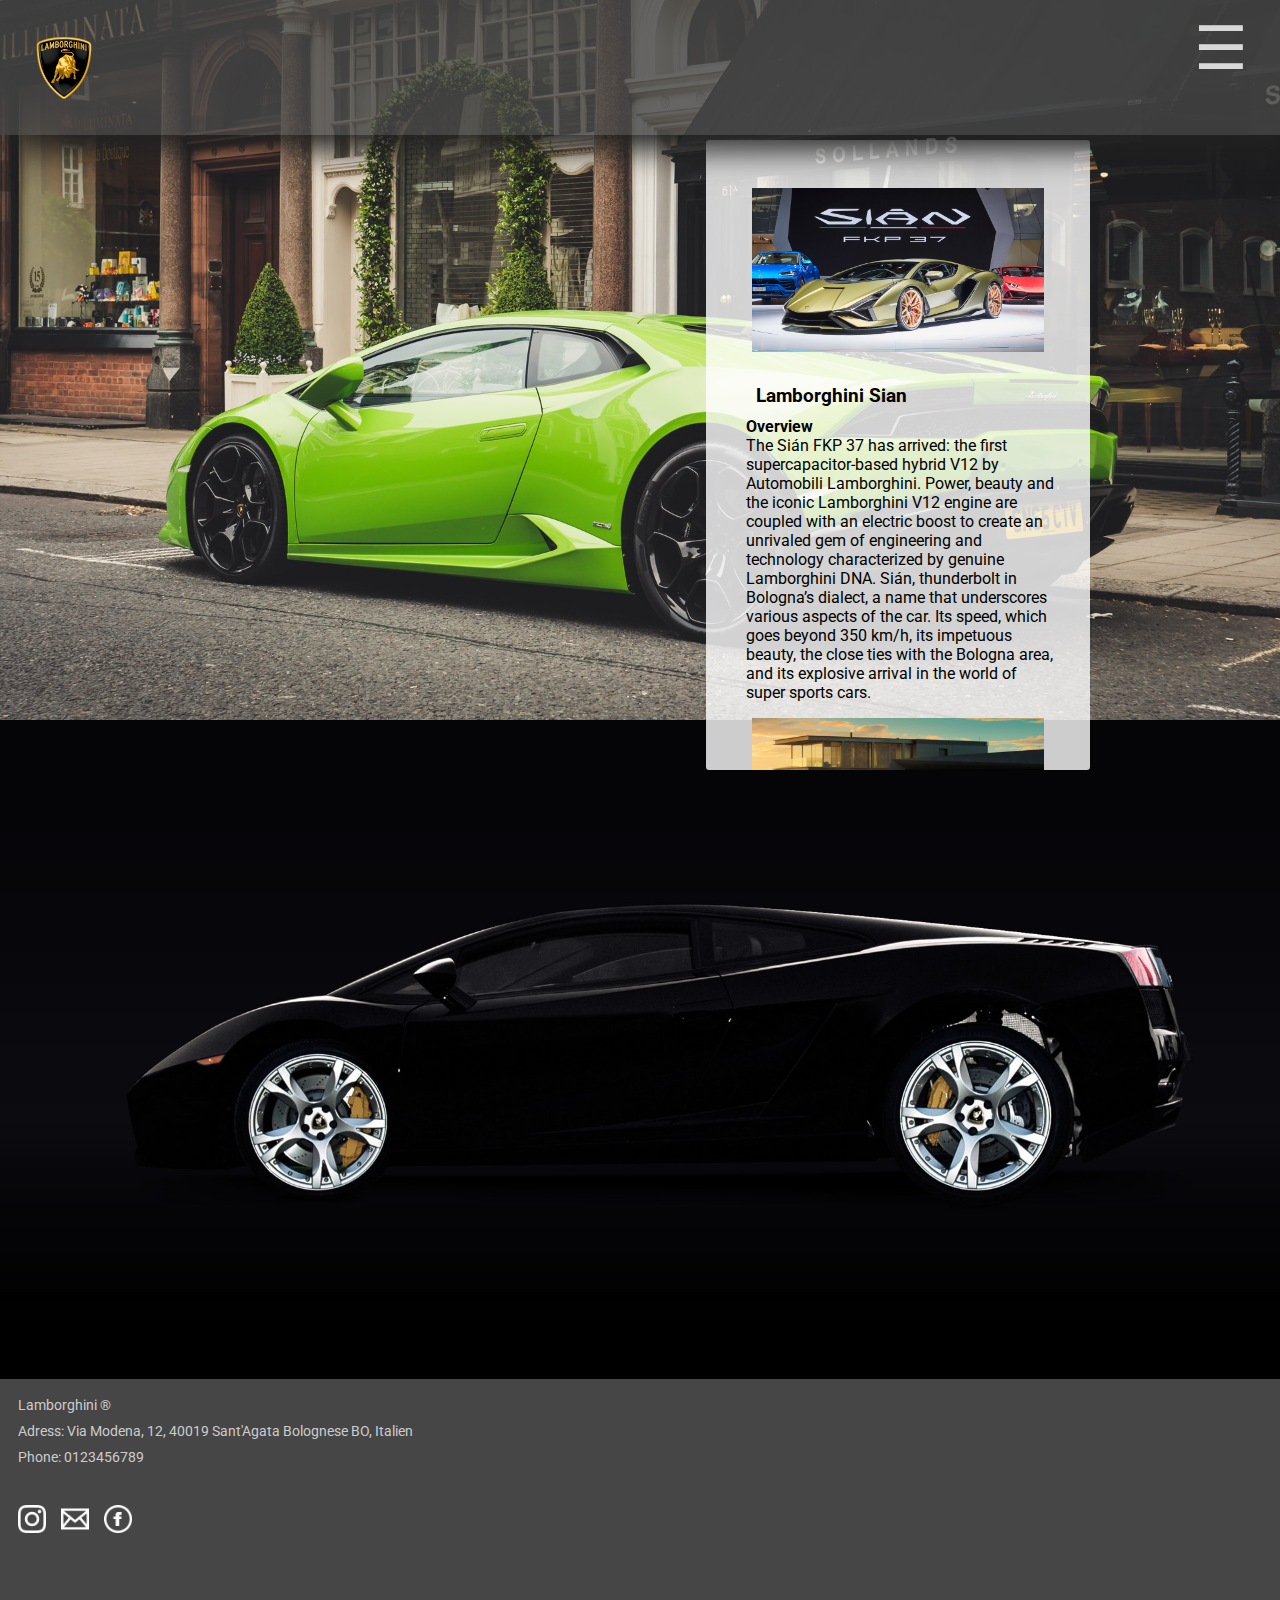
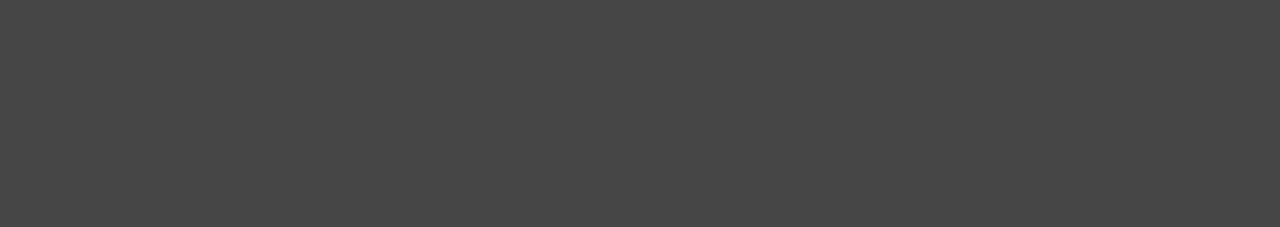
<file: index.html>
<!DOCTYPE html>
<html lang="en">

  <head>
    <meta name="Author" content="Kevin Muzenjak">
    <meta name="viewport" content="width=device-width, initial-scale=1.0">
    <meta name="description" content="lamborghini">
    <meta name="keywords" content="lamborghini, lamborghini huracan evo, lamborghini sian, lamborghini huracan">
    <meta http-equiv="Content-Type" content="text/html;charset=UTF-8">
    <meta http-equiv="X-UA-Compatible" content="ie=edge">
    <link href="styles.css" type="text/css" rel="stylesheet">
    <link href="https://fonts.googleapis.com/css?family=Roboto&display=swap" rel="stylesheet">
    <title>Lamborghini</title>
  </head>

  <body>
    <div id="background">
      <img id="bg-image" style="display: block;" alt="Lamborghini Hurácan" src="images/LamborghiniHuracan.jpg">
      <img id="bg-image2" style="display: block;" alt="Lamborghini Gallardo" src="images/LamborghiniGallardo.jpg">
    </div>

    <!--Ikonen på naven funkar inte som en return till main page, för att a taggen strular till det med hela naven-->

    <nav>
      <img src="images/icon_images/Lamborghini-logo-v3.png" alt="Lamborghini button">
      <div class="nav">
        <label for="toggle">&#9776;</label>
        <input type="checkbox" id="toggle">
        <div class="menu">
          <a href="galleri.html">Galleri</a>
          <a href="contact.html">Contact</a>
          <a href="carinfo.html">Car Info</a>
        </div>
      </div>
    </nav>
    
    
    <div class="newsContainer">
      <img class="newspicture" src="images/lamborghinisian.jpg" alt="Lamborghini Sian">
        <div class="news">
          <h3 class="newsTitle">Lamborghini Sian</h3>
            <h4>Overview</h4>
            <p>The Sián FKP 37 has arrived: the first supercapacitor-based hybrid V12 by Automobili Lamborghini.
              Power, beauty and the iconic Lamborghini V12 engine are coupled with an electric boost to create an unrivaled gem of engineering and technology characterized by genuine Lamborghini DNA.
              Sián,  thunderbolt in Bologna’s dialect, a name that underscores  various aspects of the car.
              Its speed, which goes beyond 350 km/h, its impetuous beauty, the close ties with the Bologna area, and its explosive arrival in the world of super sports cars.
            </p>
          </div>
          
        <img class="newspicture" src="images/lamborghinihuracanevo.jpg" alt="Lamborghini Huracán">
          <div class="news">
            <h3 class="newsTitle">Lamborghini Huracán Evo</h3> 
              <h4>Overview</h4>
                <p>The Huracán EVO represents the natural evolution of the most successful V10 in Lamborghini history.
                It is the result of fine-tuning and consolidation which involves the already existing features and performance of Huracán,
                combined with the development of new solutions in terms of efficiency and design. But overall this vehicle stands out for its ability to anticipate the moves and satisfy the desires of the driver, 
                in harmony with the Lamborghini DNA.
              </p>
          </div>
    </div>
    

    <footer>
      <div class="footerText">
        <p>Lamborghini &#174;</p>
        <p>Adress: Via Modena, 12, 40019 Sant'Agata Bolognese BO, Italien</p>
        <p>Phone: 0123456789</p>
        <div class="plugicons">
          <a href="https://www.instagram.com/lamborghini/" target="_blank"><img class="items" src="images/icon_images/instagramiconv2.png" alt="Lamborghini Instagram" style="width: 28px; height: 28px;"></a>
          <a href="mailto:muzenjak57@gmail.com" target="_top"><img class="items" src="images/icon_images/emailiconv3.png" alt="Lamborghini Instagram" style="width: 28px; height: 28px;"></a>
          <a href="https://www.facebook.com/lamborghini/" target="_blank"><img class="items" src="images/icon_images/facebookiconv3.png" alt="Lamborghini Instagram" style="width: 28px; height: 28px;"></a>
        </div>
        <iframe class="googlemaps" src="https://www.google.com/maps/embed?pb=!1m18!1m12!1m3!1d2837.976089173779!2d11.122840915620747!3d44.658840179099634!2m3!1f0!2f0!3f0!3m2!1i1024!2i768!4f13.1!3m3!1m2!1s0x477fc395a3ff12a5%3A0xcd8bded915d658e8!2sMuseo%20Lamborghini!5e0!3m2!1ssv!2sse!4v1568753137754!5m2!1ssv!2sse" width="400" height="250" style="border:0;" allowfullscreen=""></iframe>
      </div>
    </footer>

  </body>
</html>
</file>
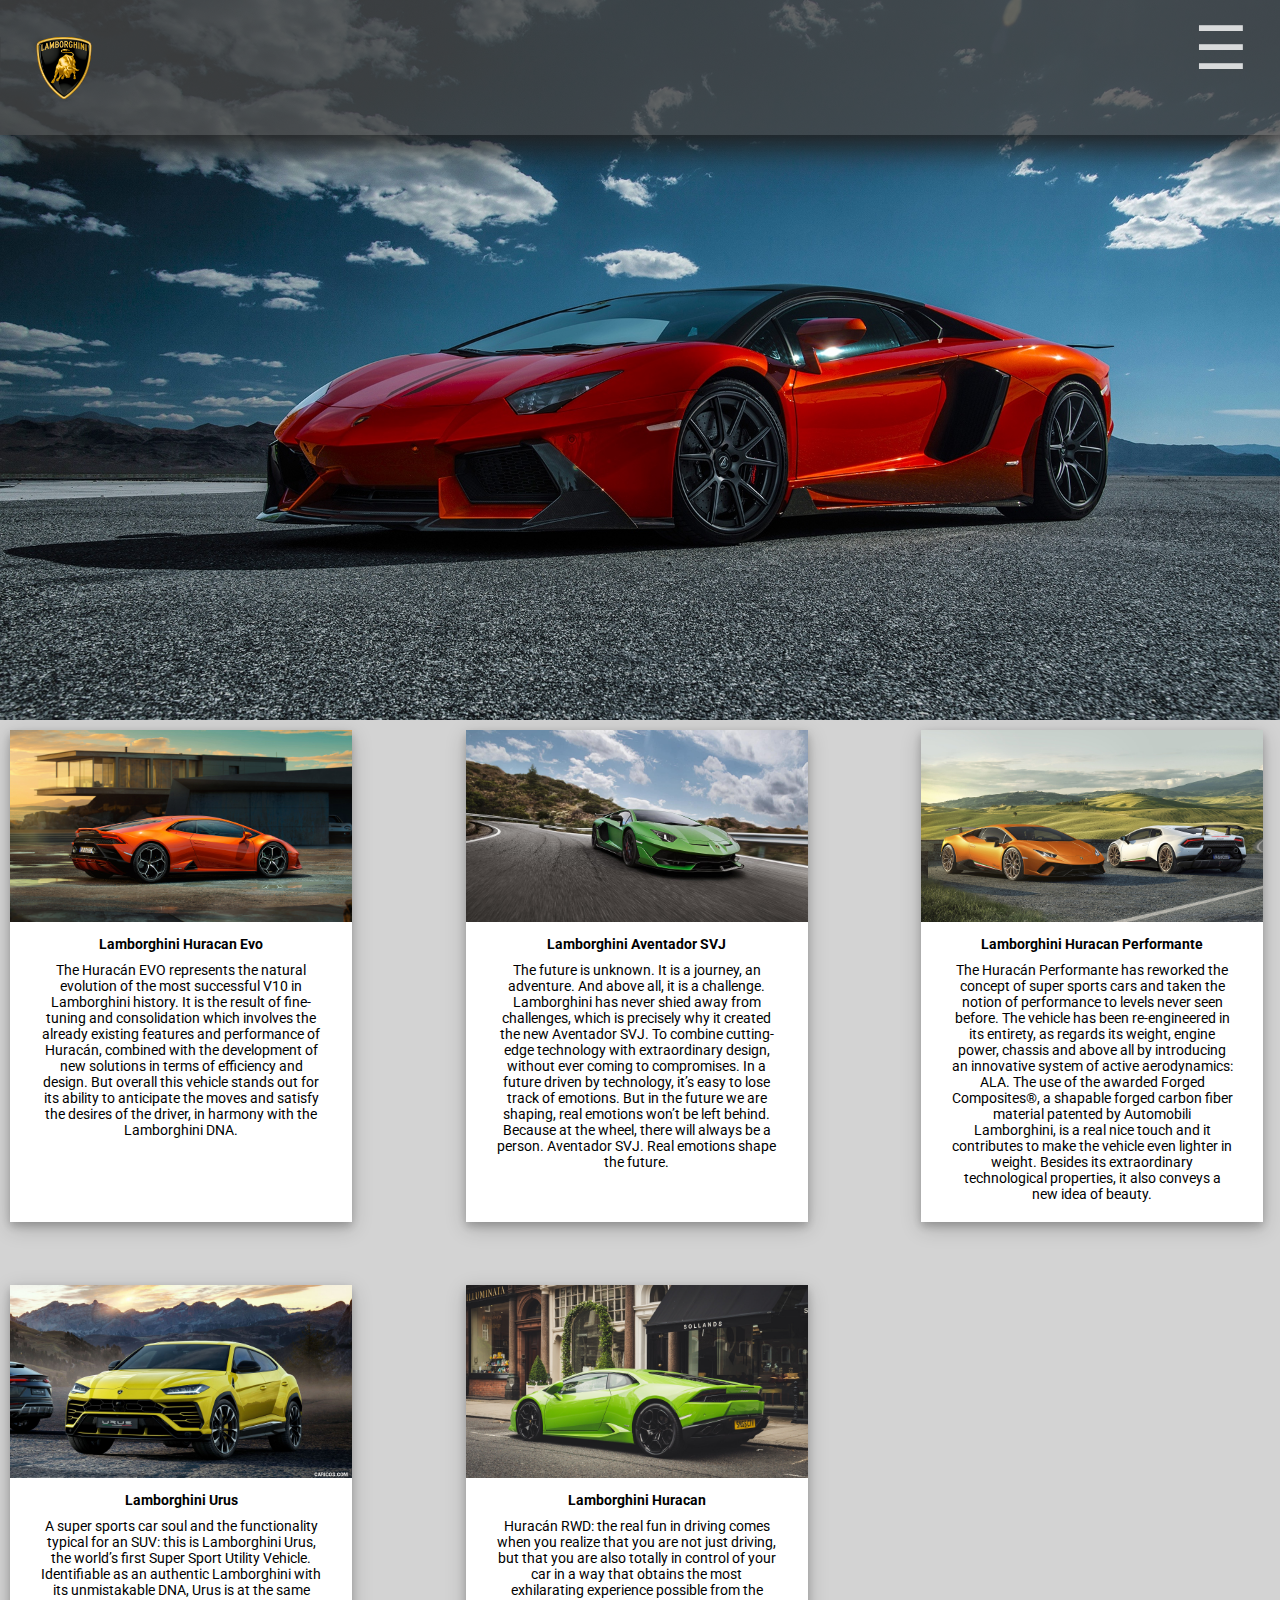
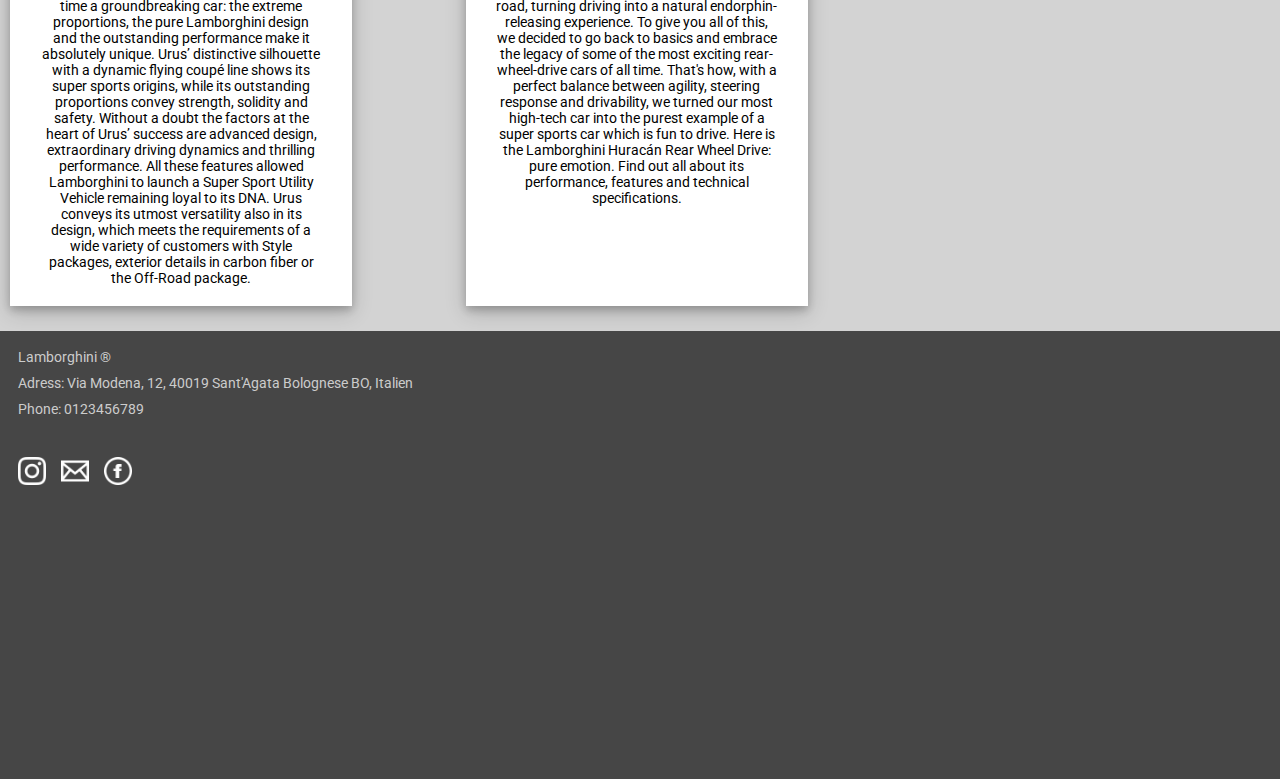
<file: carinfo.html>
<!DOCTYPE html>
<html lang="en">

  <head>
    <meta name="Author" content="Kevin Muzenjak">
    <meta name="viewport" content="width=device-width, initial-scale=1.0">
    <meta name="description" content="Front-end utveckling">
    <meta http-equiv="Content-Type" content="text/html;charset=UTF-8">
    <meta http-equiv="X-UA-Compatible" content="ie=edge">
    <link href="carinfostyles.css" type="text/css" rel="stylesheet">
    <link href="https://fonts.googleapis.com/css?family=Roboto&display=swap" rel="stylesheet">
    <title>Lamborghini</title>
  </head>

  <body>
    <div id="background">
      <img id="bg-image2" style="display: block;" alt="Lamborghini Gallardo" src="images/lamborghiniaventador.jpg">
    </div>

    <nav>
      <img src="images/icon_images/Lamborghini-logo-v3.png" alt="Lamborghini button">
      <div class="nav">
        <label for="toggle">&#9776;</label>
        <input type="checkbox" id="toggle">
        <div class="menu">
          <a href="index.html">Homepage</a>
          <a href="galleri.html">Galleri</a>
          <a href="contact.html">Contact</a>
        </div>
      </div>
    </nav>

    <div class="carGrid">
      <div class="huracanevo">
        <img src="images/lamborghinihuracanevo.jpg" alt="5 Terre" style="width:100%">
          <div class="container">
            <p><b>Lamborghini Huracan Evo</b></p>
            <p id="huracanoverview">The Huracán EVO represents the natural evolution of the most successful V10 in Lamborghini history.
             It is the result of fine-tuning and consolidation which involves the already existing features and performance of Huracán,
             combined with the development of new solutions in terms of efficiency and design. But overall this vehicle stands out for its ability to anticipate the moves and satisfy the desires of the driver,
             in harmony with the Lamborghini DNA.</p>
         </div>
      </div>
      
      <div class="aventadorsvj">
        <img src="images/lamborghiniaventadorsvj.jpg" alt="5 Terre" style="width:100%">
          <div class="container2">
            <p><b>Lamborghini Aventador SVJ</b></p>
            <p id="aventadoroverview">The future is unknown. It is a journey, an adventure. And above all, it is a challenge.
              Lamborghini has never shied away from challenges, which is precisely why it created the new Aventador SVJ. To combine cutting-edge technology with extraordinary design, without ever coming to compromises.
              In a future driven by technology, it’s easy to lose track of emotions. But in the future we are shaping, real emotions won’t be left behind. Because at the wheel, there will always be a person.
              Aventador SVJ. Real emotions shape the future.</p>
          </div>
        </div>

      <div class="performante">
        <img src="images/lamborghiniperformante.jpg" alt="5 Terre" style="width:100%">
          <div class="container3">
            <p><b>Lamborghini Huracan Performante</b></p>
            <p id="performanteoverview">The Huracán Performante has reworked the concept of super sports cars and taken the notion of performance to levels never seen before.
              The vehicle has been re-engineered in its entirety, as regards its weight, engine power, chassis and above all by introducing an innovative system of active aerodynamics: ALA.
              The use of the awarded Forged Composites®, a shapable forged carbon fiber material patented by Automobili Lamborghini, is a real nice touch and it contributes to make the vehicle even lighter in weight.
              Besides its extraordinary technological properties, it also conveys a new idea of beauty.</p>
          </div>
        </div>

      <div class="urus">
        <img src="images/lamborghiniurus.jpg" alt="5 Terre" style="width:100%">
          <div class="container4">
            <p><b>Lamborghini Urus</b></p>
            <p id="urusoverview">A super sports car soul and the functionality typical for an SUV: this is Lamborghini Urus, the world’s first Super Sport Utility Vehicle.
               Identifiable as an authentic Lamborghini with its unmistakable DNA, Urus is at the same time a groundbreaking car: the extreme proportions, 
               the pure Lamborghini design and the outstanding performance make it absolutely unique. Urus’ distinctive silhouette with a dynamic flying coupé line shows its super sports origins,
               while its outstanding proportions convey strength, solidity and safety. Without a doubt the factors at the heart of Urus’ success are advanced design, extraordinary driving dynamics and thrilling performance. 
               All these features allowed Lamborghini to launch a Super Sport Utility Vehicle remaining loyal to its DNA.   
               Urus conveys its utmost versatility also in its design, which meets the requirements of a wide variety of customers with Style packages, exterior details in carbon fiber or the Off-Road package.</p>
        </div>
      </div>

      <div class="huracan">
        <img src="images/LamborghiniHuracan.jpg" alt="5 Terre" style="width:100%">
          <div class="container5">
            <p><b>Lamborghini Huracan</b></p>
            <p id="huracan2overview">Huracán RWD: the real fun in driving comes when you realize that you are not just driving,
               but that you are also totally in control of your car in a way that obtains the most exhilarating experience possible from the road,
                turning driving into a natural endorphin-releasing experience. To give you all of this, we decided to go back to basics and embrace the legacy of some of the most exciting rear-wheel-drive cars of all time. 
                That's how, with a perfect balance between agility, steering response and drivability, we turned our most high-tech car into the purest example of a super sports car which is fun to drive. Here is the Lamborghini Huracán Rear Wheel Drive: pure emotion. 
                Find out all about its performance, features and technical specifications.</p>
          </div>
      </div>
    </div>

    <footer>
      <div class="footerText">
        <p>Lamborghini &#174;</p>
        <p>Adress: Via Modena, 12, 40019 Sant'Agata Bolognese BO, Italien</p>
        <p>Phone: 0123456789</p>
        <div class="plugicons">
          <a href="https://www.instagram.com/lamborghini/" target="_blank"><img class="items" src="images/icon_images/instagramiconv2.png" alt="Lamborghini Instagram" style="width: 28px; height: 28px;"></a>
          <a href="mailto:muzenjak57@gmail.com" target="_top"><img class="items" src="images/icon_images/emailiconv3.png" alt="Lamborghini Instagram" style="width: 28px; height: 28px;"></a>
          <a href="https://www.facebook.com/lamborghini/" target="_blank"><img class="items" src="images/icon_images/facebookiconv3.png" alt="Lamborghini Instagram" style="width: 28px; height: 28px;"></a>
        </div>
        <iframe class="googlemaps" src="https://www.google.com/maps/embed?pb=!1m18!1m12!1m3!1d2837.976089173779!2d11.122840915620747!3d44.658840179099634!2m3!1f0!2f0!3f0!3m2!1i1024!2i768!4f13.1!3m3!1m2!1s0x477fc395a3ff12a5%3A0xcd8bded915d658e8!2sMuseo%20Lamborghini!5e0!3m2!1ssv!2sse!4v1568753137754!5m2!1ssv!2sse" width="400" height="250" style="border:0;" allowfullscreen=""></iframe>
      </div>
    </footer>

  </body>
</html>
</file>
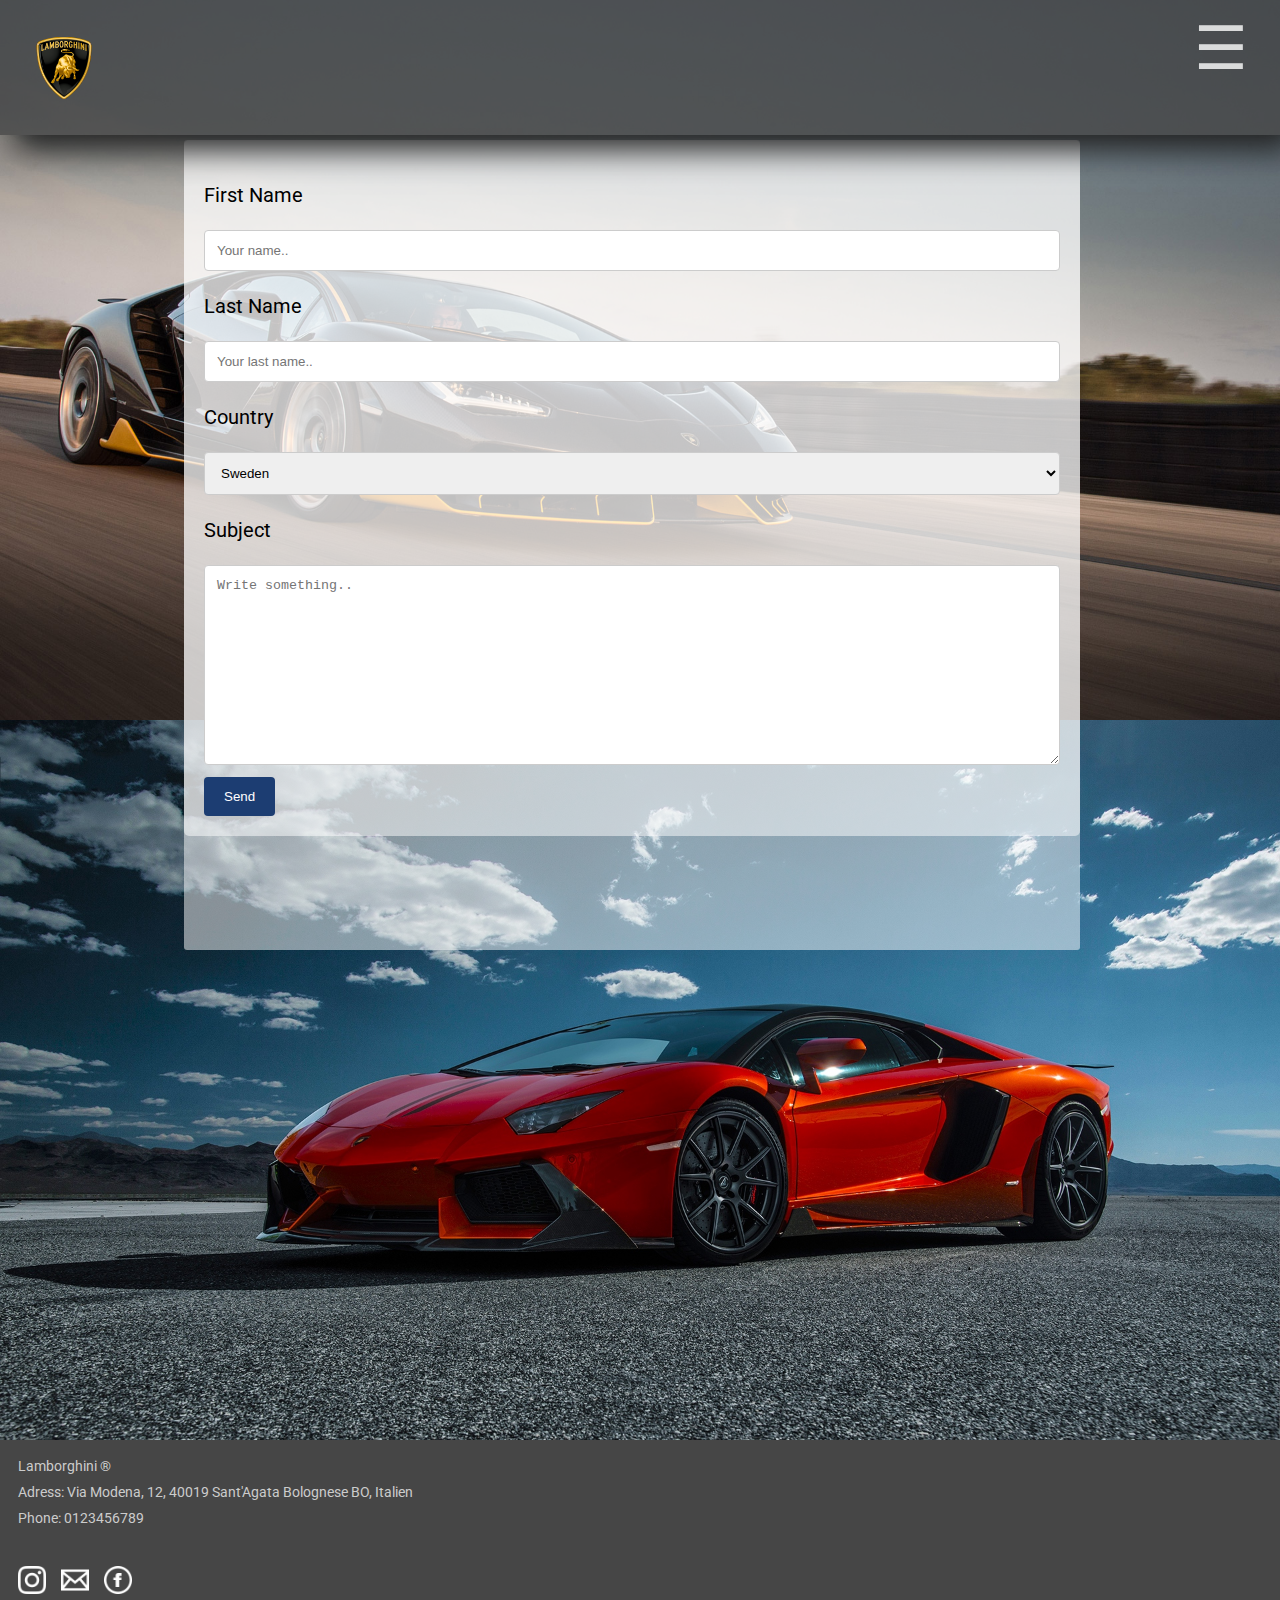
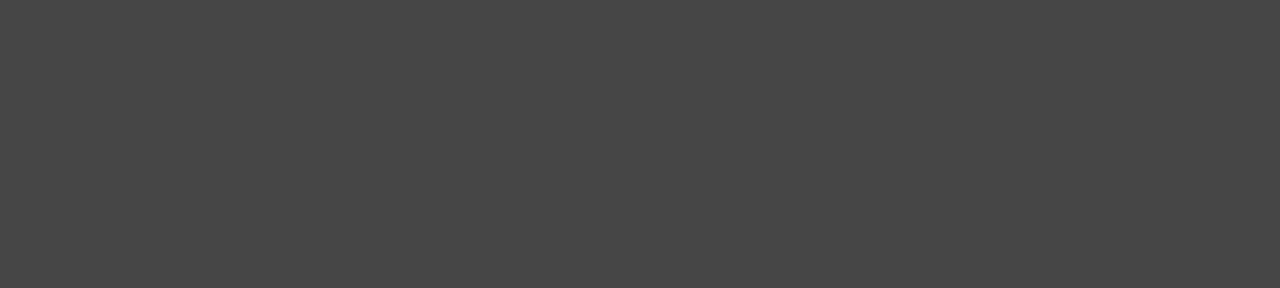
<file: contact.html>
<!DOCTYPE html>
<html lang="en">

  <head>
    <meta name="Author" content="Kevin Muzenjak">
    <meta name="viewport" content="width=device-width, initial-scale=1.0">
    <meta name="description" content="Front-end utveckling">
    <meta http-equiv="Content-Type" content="text/html;charset=UTF-8">
    <meta http-equiv="X-UA-Compatible" content="ie=edge">
    <link href="contactstyles.css" type="text/css" rel="stylesheet">
    <link href="https://fonts.googleapis.com/css?family=Roboto&display=swap" rel="stylesheet">
    <title>Lamborghini</title>
  </head>

  <body>
    <div id="background">
      <img id="bg-image" style="display: block;" alt="Lamborghini Hurácan" src="images/centenario.jpg">
      <img id="bg-image2" style="display: block;" alt="Lamborghini Gallardo" src="images/lamborghiniaventador.jpg">
    </div>

    <nav>
      <img src="images/icon_images/Lamborghini-logo-v3.png" alt="Lamborghini button">
      <div class="nav">
        <label for="toggle">&#9776;</label>
        <input type="checkbox" id="toggle">
        <div class="menu">
          <a href="index.html">Homepage</a>
          <a href="galleri.html">Galleri</a>
          <a href="carinfo.html">Car Info</a>
        </div>
      </div>
    </nav>
    
      <div class="contactContainer">
        <div class="container">
          <form action="mailto:muzenjak57@gmail.com" method="post" enctype="text/plain">
          
            <label for="fname">First Name</label>
            <input type="text" id="fname" name="First Name" placeholder="Your name..">
          
            <label for="lname">Last Name</label>
            <input type="text" id="lname" name="Last Name" placeholder="Your last name..">
          
            <label for="country">Country</label>
            <select id="country" name="country">
              <option value="Sweden">Sweden</option>
              <option value="Italy">Italy</option>
              <option value="USA">USA</option>
            </select>
          
            <label for="subject">Subject</label>
            <textarea id="subject" name="Subject" placeholder="Write something.." style="height:200px"></textarea>

          <input type="submit" value="Send">
           
        </form>
      </div> 
    </div>
      

    <footer>
      <div class="footerText">
        <p>Lamborghini &#174;</p>
        <p>Adress: Via Modena, 12, 40019 Sant'Agata Bolognese BO, Italien</p>
        <p>Phone: 0123456789</p>
        <div class="plugicons">
          <a href="https://www.instagram.com/lamborghini/" target="_blank"><img class="items" src="images/icon_images/instagramiconv2.png" alt="Lamborghini Instagram" style="width: 28px; height: 28px;"></a>
          <a href="mailto:muzenjak57@gmail.com" target="_top"><img class="items" src="images/icon_images/emailiconv3.png" alt="Lamborghini Instagram" style="width: 28px; height: 28px;"></a>
          <a href="https://www.facebook.com/lamborghini/" target="_blank"><img class="items" src="images/icon_images/facebookiconv3.png" alt="Lamborghini Instagram" style="width: 28px; height: 28px;"></a>
        </div>
        <iframe class="googlemaps" src="https://www.google.com/maps/embed?pb=!1m18!1m12!1m3!1d2837.976089173779!2d11.122840915620747!3d44.658840179099634!2m3!1f0!2f0!3f0!3m2!1i1024!2i768!4f13.1!3m3!1m2!1s0x477fc395a3ff12a5%3A0xcd8bded915d658e8!2sMuseo%20Lamborghini!5e0!3m2!1ssv!2sse!4v1568753137754!5m2!1ssv!2sse" width="400" height="250" style="border:0;" allowfullscreen=""></iframe>
      </div>
    </footer>

  </body>
</html>
</file>
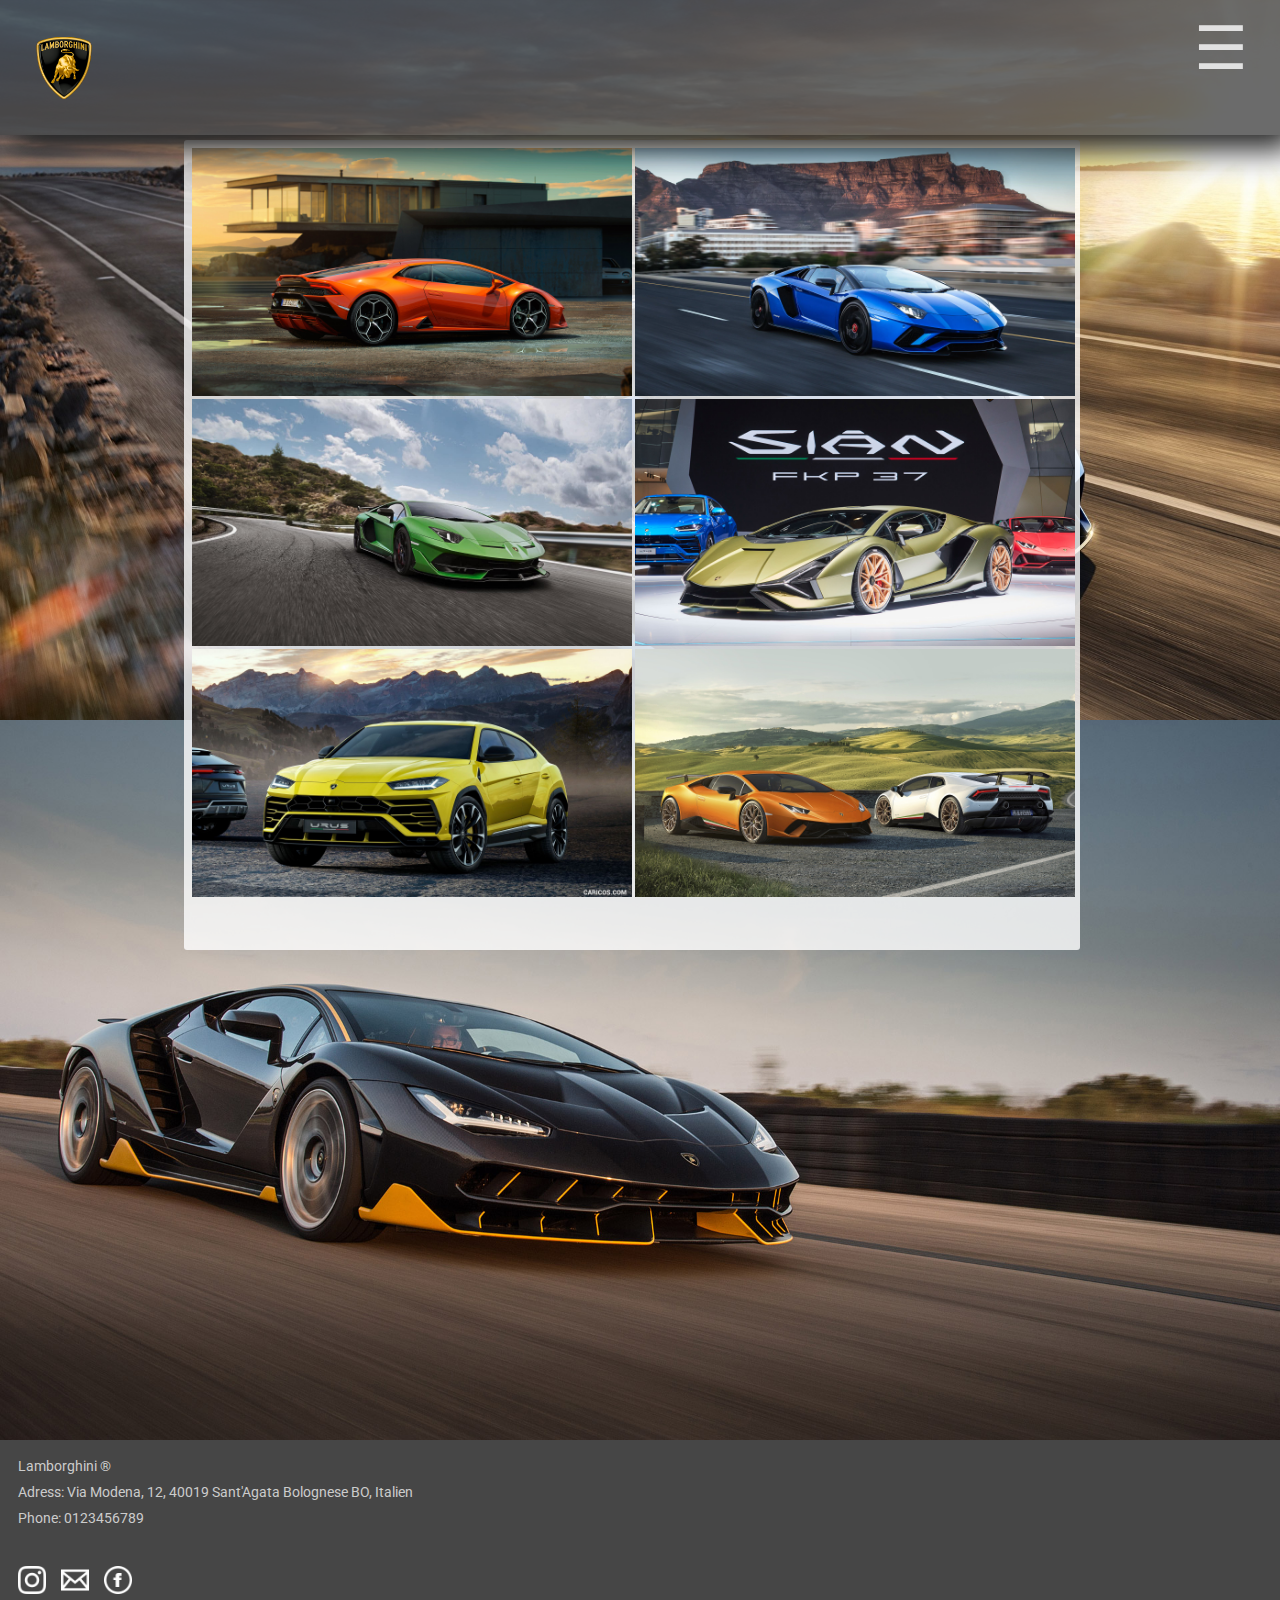
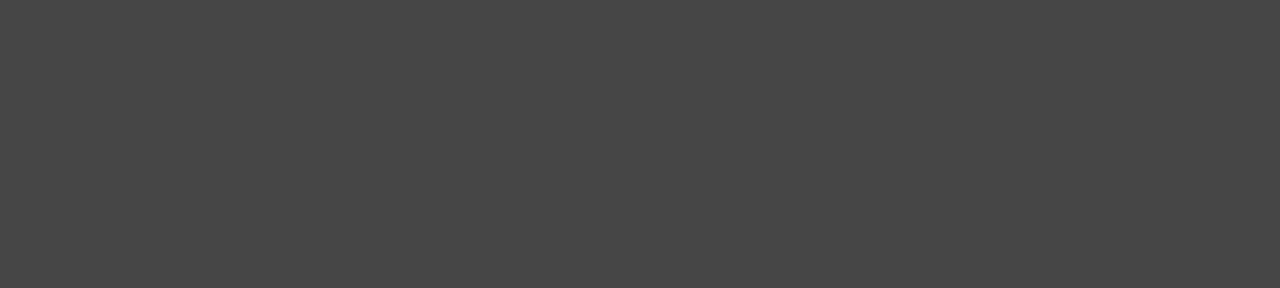
<file: galleri.html>
<!DOCTYPE html>
<html lang="en">

  <head>
    <meta name="Author" content="Kevin Muzenjak">
    <meta name="viewport" content="width=device-width, initial-scale=1.0">
    <meta name="description" content="Front-end utveckling">
    <meta http-equiv="Content-Type" content="text/html;charset=UTF-8">
    <meta http-equiv="X-UA-Compatible" content="ie=edge">
    <link href="galleristyles.css" type="text/css" rel="stylesheet">
    <link href="https://fonts.googleapis.com/css?family=Roboto&display=swap" rel="stylesheet">
    <title>Lamborghini</title>
  </head>

  <body>
    <div id="background">
      <img id="bg-image" style="display: block;" alt="Lamborghini Hurácan" src="images/huracanroadster.jpg">
      <img id="bg-image2" style="display: block;" alt="Lamborghini Gallardo" src="images/centenario.jpg">
    </div>
    
    <nav>
      <img src="images/icon_images/Lamborghini-logo-v3.png" alt="Lamborghini button">
      <div class="nav">
        <label for="toggle">&#9776;</label>
        <input type="checkbox" id="toggle">
        <div class="menu">
          <a href="index.html">Homepage</a>
          <a href="contact.html">Contact</a>
          <a href="carinfo.html">Car Info</a>
        </div>
      </div>
    </nav>

    <div class="galleriContainer">
      <div class="galleriGrid">
        <img class="image" src="images/lamborghinihuracanevo.jpg" alt="Lamborghini Huracan Evo">
        <img class="image2" src="images/lamborghiniaventadorsvj.jpg" alt="Lamborghini SVJ">
        <img class="image3" src="images/lamborghinisian.jpg" alt="lamborghini Sián">
        <img class="image4" src="images/aventadorroadster.jpg" alt="lamborghini aventador roadster">
        <img class="image5" src="images/lamborghiniurus.jpg" alt="lamborghini urus">
        <img class="image6" src="images/lamborghiniperformante.jpg" alt="lamborghini performante">
      </div>
    </div>
    
    <footer>
      <div class="footerText">
        <p>Lamborghini &#174;</p>
        <p>Adress: Via Modena, 12, 40019 Sant'Agata Bolognese BO, Italien</p>
        <p>Phone: 0123456789</p>
        <div class="plugicons">
          <a href="https://www.instagram.com/lamborghini/" target="_blank"><img class="items" src="images/icon_images/instagramiconv2.png" alt="Lamborghini Instagram" style="width: 28px; height: 28px;"></a>
          <a href="mailto:muzenjak57@gmail.com" target="_top"><img class="items" src="images/icon_images/emailiconv3.png" alt="Lamborghini Instagram" style="width: 28px; height: 28px;"></a>
          <a href="https://www.facebook.com/lamborghini/" target="_blank"><img class="items" src="images/icon_images/facebookiconv3.png" alt="Lamborghini Instagram" style="width: 28px; height: 28px;"></a>
        </div>
        <iframe class="googlemaps" src="https://www.google.com/maps/embed?pb=!1m18!1m12!1m3!1d2837.976089173779!2d11.122840915620747!3d44.658840179099634!2m3!1f0!2f0!3f0!3m2!1i1024!2i768!4f13.1!3m3!1m2!1s0x477fc395a3ff12a5%3A0xcd8bded915d658e8!2sMuseo%20Lamborghini!5e0!3m2!1ssv!2sse!4v1568753137754!5m2!1ssv!2sse" width="400" height="250" style="border:0;" allowfullscreen=""></iframe>
      </div>
    </footer>

  </body>
</html>
</file>
<file: styles.css>
/* css html */

* {
  box-sizing: border-box;
  margin: 0;
  padding: 0;
}

html{
  height: 100%;
}

/* body */

body {
  height: 100%;
  margin: 0;
  padding: 0;
}

#bg-image {
  width: 100%;
}

#bg-image, #bg-image2 {
  display: block;
}

#background {
  max-width: 100vw;
}

#bg-image2 {
  width: 100%;
}

.newsContainer {
  background-color: rgba(255, 255, 255, 0.8);
  display: flex;
  flex-direction: column;
  align-items: center;
  position: absolute;
  overflow: scroll;
  padding-top: 40px;
  top: 140px;
  right: 190px;
  width: 30%;
  height: 70%;
  border-radius: 3px;
}

.newspicture {
  width: 80%;
  height: 30vh;
  opacity: 1;
  padding: 8px;
}

.newsTitle {
  padding: 10px;
  font-family: Roboto, Arial, Helvetica, sans-serif
}

.news {
  margin: 15px 32px 8px 40px;
  font-family: Roboto, Arial, Helvetica, sans-serif;
}

/* css nav */

nav {
  background-color: rgb(70, 70, 70, 0.8);
  width: 100%;
  height: 15vh;
  display: flex;
  justify-content: space-between;
  position: fixed;
  top: 0;
  box-shadow: 15px 15px 30px rgb(34, 34, 34);
  z-index: 1  ;
} 

nav img {
  width: 10%;
  align-self: center;   
}

/* css hamburger menu */

.menu {
  margin: 30px 100px 0 0;
  text-align: center;
  width: 100%;
  display: none;
  font-family: Roboto, Arial, Helvetica, sans-serif;
}

.menu a {
  clear: right;
  text-decoration: none;
  color: black;
  background-color: rgba(255, 255, 255, 0.8);
  margin-right: 8px;
  line-height: 70px;
  display: block;
  border-bottom: 1px solid black;
}

label {
  margin-top: 14px;
  margin-right: 60px;
  width: 26px;
  float: right;
  font-size: 60px;
  line-height: 70px;
  display: block;
  cursor: pointer;
  color:  rgba(255, 255, 255, 0.8); 
}

#toggle {
  display: none;
}

#toggle:checked + .menu {
  display: block;
}

/* css footer */

footer {
  position: relative;
  margin: 0;
  background-color: rgb(70, 70, 70);
  bottom: 0;
  width: 100vw;
  height: 35vw;
}

.footerText {
  font-family: Roboto, Arial, Helvetica, sans-serif;
  font-size: 14px;
  color: #ccc;
  margin-top: 0;
  padding: 8px;
}

.footerText p {
  margin: 10px;
}

.plugicons {
  position: absolute;
  display: grid;
  grid-column-gap: 5px;
  grid-template-areas:
  "items items items";
}

.googlemaps {
  position: absolute;
  left: 1vw;
  bottom: 7vh;
}

.items {
  margin-top: 30px;
  margin-left: 10px;
  cursor: pointer;
}

/* ----- Queries for different devices! ----- */

/* queries for 400px */

@media only screen and (max-width: 400px){
  nav {
    background-color: rgb(70, 70, 70, 0.80);
    width: 100%;
    height: 7vh;
    display: flex;
    justify-content: space-between;
    position: fixed;
    top: 0;
    box-shadow: 15px 15px 30px rgb(34, 34, 34);
  }

  nav img {
    width: 15%;
    align-self: center;
    cursor: pointer;    
  }

  .menu {
    text-align: center;
    width: 50%;
    display: none;
    font-family: Roboto, Arial, Helvetica, sans-serif;
  }
    
  .menu a {
    font-size: 10px;
    clear: right;
    text-decoration: none;
    color: black;
    background-color: rgba(255, 255, 255, 0.8);
    margin-right: -35px;
    line-height: 45px;
    display: block;
    border-bottom: 1px solid black;
  }
    
  label {
    margin-top: -15px;
    margin-right: 20px;
    width: 26px;
    float: right;
    font-size: 36px;
    line-height: 70px;
    display: block;
    cursor: pointer;
    color:  rgba(255, 255, 255, 0.8); 
  }
    
  #toggle {
    display: none;
  }
    
  #toggle:checked + .menu {
    display: block;
  }

  footer {
    position: relative;
    margin: 0;
    background-color: rgb(70, 70, 70);
    bottom: 0;
    width: 100vw;
    height: 110vw;
  }

  .googlemaps {
    position: absolute;
    width: 50%;
    height: 50%;
    left: 5vw;
    bottom: 7vh;
  }

  .newsContainer {
    background-color: rgba(255, 255, 255, 0.8);
    display: flex;
    flex-direction: column;
    align-items: center;
    position: absolute;
    overflow: scroll;
    padding-top: 40px;
    top: 50px;
    left: 10px;
    width: 55%;
    height: 30%;
    border-radius: 3px;
  }

  #newspicture {
    padding: 10px;
    width: 80%;
    height: 30vh;
    margin-top: -16px;
    opacity: 1;
  }

  #newsTitle{
    padding: 6px;
  }
}

/* css querie for minimum 400px & maximum 600px */

@media only screen and (min-width: 400px) and (max-width: 600px){
  nav {
    background-color: rgb(70, 70, 70, 0.80);
    width: 100%;
    height: 7vh;
    display: flex;
    justify-content: space-between;
    position: fixed;
    top: 0;
    box-shadow: 15px 15px 30px rgb(34, 34, 34);
  }

  nav img {
    width: 15%;
    align-self: center;
    cursor: pointer;    
  }

  .menu {
    margin-top: 30px;
    text-align: center;
    width: 50%;
    display: none;
    font-family: Roboto, Arial, Helvetica, sans-serif;
  }
    
  .menu a {
    clear: right;
    text-decoration: none;
    color: black;
    background-color: rgba(255, 255, 255, 0.8);
    margin-right: -56px;
    line-height: 70px;
    display: block;
    border-bottom: 1px solid black;
  }
    
  label {
    margin-top: -3px;
    margin-right: 40px;
    width: 26px;
    float: right;
    font-size: 50px;
    line-height: 70px;
    display: block;
    cursor: pointer;
    color:  rgba(255, 255, 255, 0.8); 
  }
    
  #toggle {
    display: none;
  }
    
  #toggle:checked + .menu {
    display: block;
  }

  footer {
    position: relative;
    margin: 0;
    background-color: rgb(70, 70, 70);
    bottom: 0;
    width: 100vw;
    height: 130vw;
  }

  .googlemaps {
    position: absolute;
    width: 60%;
    height: 60%;
    left: 3vw;
    bottom: 2vh;
  }

  .newsContainer {
    background-color: rgba(255, 255, 255, 0.8);
    display: flex;
    flex-direction: column;
    align-items: center;
    position: absolute;
    overflow: scroll;
    padding-top: 40px;
    top: 90px;
    left: 10px;
    width: 60%;
    height: 30%;
    border-radius: 3px;
  }

  #newspicture {
    width: 80%;
    height: 30vh;
    padding: 10px;
    margin-top: -13px;
    opacity: 1;
  }
  #newsTitle{
    padding: 8px;
  }
}

/* css querie minimum 600px and maximum 800px */

@media only screen and (min-width: 600px) and (max-width: 800px){
  nav {
    background-color: rgb(70, 70, 70, 0.80);
    width: 100%;
    height: 7vh;
    display: flex;
    justify-content: space-between;
    position: fixed;
    top: 0;
    box-shadow: 15px 15px 30px rgb(34, 34, 34);
  }

  nav img {
    width: 13%;
    align-self: center;
    cursor: pointer;    
  }

  .menu {
    margin: 30px 100px 0 0;
    text-align: center;
    width: 100%;
    display: none;
    font-family: Roboto, Arial, Helvetica, sans-serif;
  }
    
  .menu a {
    clear: right;
    text-decoration: none;
    color: black;
    background-color: rgba(255, 255, 255, 0.8);
    margin-right: 8px;
    line-height: 70px;
    display: block;
    border-bottom: 1px solid black;
  }
    
  label {
    margin-top: 0px;
    margin-right: 50px;
    width: 26px;
    float: right;
    font-size: 50px;
    line-height: 70px;
    display: block;
    cursor: pointer;
    color:  rgba(255, 255, 255, 0.8); 
  }
    
  #toggle {
    display: none;
  }
    
  #toggle:checked + .menu {
    display: block;
  }

  footer {
    position: relative;
    margin: 0;
    background-color: rgb(70, 70, 70);
    bottom: 0;
    width: 100vw;
    height: 110vw;
  }

  .googlemaps {
    position: absolute;
    width: 70%;
    height: 70%;
    left: 2vw;
    bottom: 7vh;
  }

  .newsContainer {
    background-color: rgba(255, 255, 255, 0.8);
    display: flex;
    flex-direction: column;
    align-items: center;
    position: absolute;
    overflow: scroll;
    padding-top: 40px;
    top: 90px;
    right: 190px;
    width: 50%;
    height: 42%;
    border-radius: 3px;
  }

  #newspicture {
    width: 80%;
    height: 30vh;
    padding: 20px;
    margin-top: -13px;
    opacity: 1;
  }
  #newsTitle{
    padding: 10px;
  }
}
</file>
<file: carinfostyles.css>
/* css html */

* {
    box-sizing: border-box;
    margin: 0;
    padding: 0;
  }
  
  html{
    height: 100%;
  }
  
  /* body */
  
  body {
    height: 100%;
    margin: 0;
    padding: 0;
  }
  
  #bg-image2 {
    display: block;
  }
  
  #background {
    max-width: 100vw;
  }
  
  #bg-image2 {
    width: 100%;
  }
  
  /* css for contact form */

  .carGrid {
    background-color: lightgrey;
    display: grid;
    grid-gap: 28px;
    grid-template-columns: 33.4% 33.4% 33.4%;
    grid-template-rows: 0.5fr 0.5fr;
  }

  div.huracanevo {
    margin: 10px 0 0 10px;
    width: 80%;
    background-color: white;
    box-shadow: 0 4px 8px 0 rgba(0, 0, 0, 0.2), 0 6px 20px 0 rgba(0, 0, 0, 0.19);
    margin-bottom: 25px;
  }
  
  div.container {
    display: block;
    font-size: 14px;
    font-family: Roboto, Arial, Helvetica, sans-serif;
    text-align: center;
    padding: 10px 20px;
    overflow: scroll;
  }

  #huracanoverview {
    padding: 10px;
  }

  div.aventadorsvj {
    margin: 10px 10px 0 10px;
    width: 80%;
    background-color: white;
    box-shadow: 0 4px 8px 0 rgba(0, 0, 0, 0.2), 0 6px 20px 0 rgba(0, 0, 0, 0.19);
    margin-bottom: 25px;
    grid-column: 2/3;
    grid-row: 1/2;
  }
  
  div.container2 {
    display: block;
    font-family: Roboto, Arial, Helvetica, sans-serif;
    font-size: 14px;
    text-align: center;
    padding: 10px 20px;
    overflow: scroll;
    grid-column: 1/2;
    grid-row: 1/2;
  }

  #aventadoroverview {
    padding: 10px;
  }

  div.performante {
    margin: 10px 0 0 10px;
    width: 80%;
    background-color: white;
    box-shadow: 0 4px 8px 0 rgba(0, 0, 0, 0.2), 0 6px 20px 0 rgba(0, 0, 0, 0.19);
    margin-bottom: 25px;
    grid-column: 3/3;
    grid-row: 1/2;
  }
  
  div.container3 {
    display: block;
    font-family: Roboto, Arial, Helvetica, sans-serif;
    font-size: 14px;
    text-align: center;
    padding: 10px 20px;
    overflow: scroll;
    grid-column: 1/2;
    grid-row: 1/2;
  }

  #performanteoverview {
    padding: 10px;
  }

  div.urus {
    margin: 10px 0 0 10px;
    width: 80%;
    background-color: white;
    box-shadow: 0 4px 8px 0 rgba(0, 0, 0, 0.2), 0 6px 20px 0 rgba(0, 0, 0, 0.19);
    margin-bottom: 25px;
    grid-column: 1/2;
    grid-row: 2/3;
  }
  
  div.container4 {
    display: block;
    font-family: Roboto, Arial, Helvetica, sans-serif;
    font-size: 14px;
    text-align: center;
    padding: 10px 20px;
    overflow: scroll;
    grid-column: 1/2;
    grid-row: 1/2;
  }

  #urusoverview {
    padding: 10px;
  }

  div.huracan {
    margin: 10px 0 0 10px;
    width: 80%;
    background-color: white;
    box-shadow: 0 4px 8px 0 rgba(0, 0, 0, 0.2), 0 6px 20px 0 rgba(0, 0, 0, 0.19);
    margin-bottom: 25px;
    grid-column: 2/3;
    grid-row: 2/3;
  }
  
  div.container5 {
    display: block;
    font-family: Roboto, Arial, Helvetica, sans-serif;
    font-size: 14px;
    text-align: center;
    padding: 10px 20px;
    overflow: scroll;
    grid-column: 1/2;
    grid-row: 1/2;
  }

  #huracan2overview {
    padding: 10px;
  }
  /* css nav */
  
  nav {
    background-color: rgb(70, 70, 70, 0.80);
    width: 100%;
    height: 15vh;
    display: flex;
    justify-content: space-between;
    position: fixed;
    z-index: 10;
    top: 0;
    box-shadow: 15px 15px 30px rgb(34, 34, 34);
  } 
  
  nav img {
    width: 10%;
    align-self: center;
  }
  
  /* css hamburger menu */
  
  .menu {
    margin: 30px 100px 0 0;
    text-align: center;
    width: 100%;
    display: none;
    font-family: Roboto, Arial, Helvetica, sans-serif;
  }
  
  .menu a {
    clear: right;
    text-decoration: none;
    color: black;
    background-color: rgba(255, 255, 255, 0.8);
    margin-right: 8px;
    line-height: 70px;
    display: block;
    border-bottom: 1px solid black;
  }
  
  label {
    margin-top: 14px;
    margin-right: 60px;
    width: 26px;
    float: right;
    font-size: 60px;
    line-height: 70px;
    display: block;
    cursor: pointer;
    color:  rgba(255, 255, 255, 0.8); 
  }
  
  #toggle {
    display: none;
  }
  
  #toggle:checked + .menu {
    display: block;
  }
  
  /* css footer */
  
  footer {
    position: relative;
    margin: 0;
    background-color: rgb(70, 70, 70);
    bottom: 0;
    width: 100vw;
    height: 35vw;
  }
  
  .footerText {
    font-family: Roboto, Arial, Helvetica, sans-serif;
    font-size: 14px;
    color: #ccc;
    margin-top: 0;
    padding: 8px;
  }
  
  .footerText p {
    margin: 10px;
  }
  
  .plugicons {
    position: absolute;
    display: grid;
    grid-column-gap: 5px;
    grid-template-areas:
    "items items items";
  }
  
  .googlemaps {
    position: absolute;
    left: 1vw;
    bottom: 7vh;
  }
  
  .items {
    margin-top: 30px;
    margin-left: 10px;
    cursor: pointer;
  }
  
  /* ----- Queries for different devices! ----- */
  
  /* queries for 400px */
  
  @media only screen and (max-width: 400px){
    nav {
      background-color: rgb(70, 70, 70, 0.80);
      width: 100%;
      height: 7vh;
      display: flex;
      justify-content: space-between;
      position: fixed;
      top: 0;
      box-shadow: 10px 10px 25px rgb(34, 34, 34);
    }
  
    nav img {
      width: 15%;
      align-self: center;
      cursor: pointer;    
    }
  
    .menu {
      text-align: center;
      width: 50%;
      display: none;
      font-family: Roboto, Arial, Helvetica, sans-serif;
    }
      
    .menu a {
      font-size: 10px;
      clear: right;
      text-decoration: none;
      color: black;
      background-color: rgba(255, 255, 255, 0.8);
      margin-right: -35px;
      line-height: 45px;
      display: block;
      border-bottom: 1px solid black;
    }
      
    label {
      margin-top: -15px;
      margin-right: 20px;
      width: 26px;
      float: right;
      font-size: 36px;
      line-height: 70px;
      display: block;
      cursor: pointer;
      color:  rgba(255, 255, 255, 0.8); 
    }
      
    #toggle {
      display: none;
    }
      
    #toggle:checked + .menu {
      display: block;
    }
  
    .carGrid {
      overflow: hidden;
      background-color: lightgrey;
      display: grid;
      grid-gap: 3px;
      grid-template-columns: 100%;
      grid-template-rows: 20% 20% 20% 20% 20%;
    }
  
    div.huracanevo {
      margin: 10px 0 0 0px;
      width: 100%;
      background-color: white;
      box-shadow: 0 4px 8px 0 rgba(0, 0, 0, 0.2), 0 6px 20px 0 rgba(0, 0, 0, 0.19);
      margin-bottom: 25px;
      overflow: scroll;
      height: 100%;
    }
    
    div.container {
      display: block;
      font-size: 14px;
      font-family: Roboto, Arial, Helvetica, sans-serif;
      text-align: center;
      padding: 10px 20px;
    }
  
    #huracanoverview {
      padding: 2px;
    }
  
    div.aventadorsvj {
      margin: 10px 10px 0 0px;
      width: 100%;
      background-color: white;
      box-shadow: 0 4px 8px 0 rgba(0, 0, 0, 0.2), 0 6px 20px 0 rgba(0, 0, 0, 0.19);
      margin-bottom: 25px;
      grid-column: 1/2;
      grid-row: 2/3;
      overflow: scroll;
      height: 100%;
    }
    
    div.container2 {
      display: block;
      font-family: Roboto, Arial, Helvetica, sans-serif;
      font-size: 14px;
      text-align: center;
      padding: 10px 20px;
      overflow: scroll;
    }
  
    #aventadoroverview {
      padding: 2px;
    }
  
    div.performante {
      margin: 10px 0 0 0px;
      width: 100%;
      background-color: white;
      box-shadow: 0 4px 8px 0 rgba(0, 0, 0, 0.2), 0 6px 20px 0 rgba(0, 0, 0, 0.19);
      margin-bottom: 25px;
      grid-column: 1/2;
      grid-row: 3/4;
      overflow: scroll;
      height: 100%;
    }
    
    div.container3 {
      display: block;
      font-family: Roboto, Arial, Helvetica, sans-serif;
      font-size: 14px;
      text-align: center;
      padding: 10px 20px;
      overflow: scroll;
    }
  
    #performanteoverview {
      padding: 2px;
    }
  
    div.urus {
      margin: 10px 0 0 0px;
      width: 100%;
      background-color: white;
      box-shadow: 0 4px 8px 0 rgba(0, 0, 0, 0.2), 0 6px 20px 0 rgba(0, 0, 0, 0.19);
      margin-bottom: 25px;
      grid-column: 1/2;
      grid-row: 4/5;
      overflow: scroll;
      height: 100%;
    }
    
    div.container4 {
      display: block;
      font-family: Roboto, Arial, Helvetica, sans-serif;
      font-size: 14px;
      text-align: center;
      padding: 10px 20px;
      overflow: scroll;
    }
  
    #urusoverview {
      padding: 2px;
    }
  
    div.huracan {
      margin: 10px 0 0 0px;
      width: 100%;
      background-color: white;
      box-shadow: 0 4px 8px 0 rgba(0, 0, 0, 0.2), 0 6px 20px 0 rgba(0, 0, 0, 0.19);
      margin-bottom: 25px;
      grid-column: 1/2;
      grid-row: 5/6;
      overflow: scroll;
      height: 100%;
    }
    
    div.container5 {
      display: block;
      font-family: Roboto, Arial, Helvetica, sans-serif;
      font-size: 14px;
      text-align: center;
      padding: 10px 20px;
      overflow: scroll;
    }
  
    #huracan2overview {
      padding: 2px;
    }

    footer {
      position: relative;
      margin: 0;
      background-color: rgb(70, 70, 70);
      bottom: 0;
      width: 100vw;
      height: 110vw;
    }
  
    .googlemaps {
      position: absolute;
      width: 50%;
      height: 50%;
      left: 5vw;
      bottom: 7vh;
    }
  }
  
  /* css querie for minimum 400px & maximum 600px */
  
  @media only screen and (min-width: 400px) and (max-width: 600px){
     nav {
      background-color: rgb(70, 70, 70, 0.80);
      width: 100%;
      height: 7vh;
      display: flex;
      justify-content: space-between;
      position: fixed;
      top: 0;
      box-shadow: 15px 15px 30px rgb(34, 34, 34);
    }
  
    nav img {
      width: 15%;
      align-self: center;
      cursor: pointer;    
    }
    .menu {
      margin-top: 30px;
      text-align: center;
      width: 50%;
      display: none;
      font-family: Roboto, Arial, Helvetica, sans-serif;
    }
    
    .menu a {
      clear: right;
      text-decoration: none;
      color: black;
      background-color: rgba(255, 255, 255, 0.8);
      margin-right: -56px;
      line-height: 70px;
      display: block;
      border-bottom: 1px solid black;
    }
    
    label {
      margin-top: -3px;
      margin-right: 40px;
      width: 26px;
      float: right;
      font-size: 50px;
      line-height: 70px;
      display: block;
      cursor: pointer;
      color:  rgba(255, 255, 255, 0.8); 
    }
    
    #toggle {
      display: none;
    }
    
    #toggle:checked + .menu {
      display: block;
    }
  
    .carGrid {
      overflow: hidden;
      background-color: lightgrey;
      display: grid;
      grid-gap: 3px;
      grid-template-columns: 50% 50%;
      grid-template-rows: 0.33fr 0.33fr 0.33fr;
    }
  
    .carGrid {
      overflow: hidden;
      background-color: lightgrey;
      display: grid;
      grid-gap: 3px;
      grid-template-columns: 100%;
      grid-template-rows: 20% 20% 20% 20% 20%;
    }
  
    div.huracanevo {
      margin: 10px 0 0 0px;
      width: 100%;
      background-color: white;
      box-shadow: 0 4px 8px 0 rgba(0, 0, 0, 0.2), 0 6px 20px 0 rgba(0, 0, 0, 0.19);
      margin-bottom: 25px;
      overflow: scroll;
      height: 100%;
    }
    
    div.container {
      display: block;
      font-size: 14px;
      font-family: Roboto, Arial, Helvetica, sans-serif;
      text-align: center;
      padding: 10px 20px;
    }
  
    #huracanoverview {
      padding: 2px;
    }
  
    div.aventadorsvj {
      margin: 10px 10px 0 0px;
      width: 100%;
      background-color: white;
      box-shadow: 0 4px 8px 0 rgba(0, 0, 0, 0.2), 0 6px 20px 0 rgba(0, 0, 0, 0.19);
      margin-bottom: 25px;
      grid-column: 1/2;
      grid-row: 2/3;
      overflow: scroll;
      height: 100%;
    }
    
    div.container2 {
      display: block;
      font-family: Roboto, Arial, Helvetica, sans-serif;
      font-size: 14px;
      text-align: center;
      padding: 10px 20px;
      overflow: scroll;
    }
  
    #aventadoroverview {
      padding: 2px;
    }
  
    div.performante {
      margin: 10px 0 0 0px;
      width: 100%;
      background-color: white;
      box-shadow: 0 4px 8px 0 rgba(0, 0, 0, 0.2), 0 6px 20px 0 rgba(0, 0, 0, 0.19);
      margin-bottom: 25px;
      grid-column: 1/2;
      grid-row: 3/4;
      overflow: scroll;
      height: 100%;
    }
    
    div.container3 {
      display: block;
      font-family: Roboto, Arial, Helvetica, sans-serif;
      font-size: 14px;
      text-align: center;
      padding: 10px 20px;
      overflow: scroll;
    }
  
    #performanteoverview {
      padding: 2px;
    }
  
    div.urus {
      margin: 10px 0 0 0px;
      width: 100%;
      background-color: white;
      box-shadow: 0 4px 8px 0 rgba(0, 0, 0, 0.2), 0 6px 20px 0 rgba(0, 0, 0, 0.19);
      margin-bottom: 25px;
      grid-column: 1/2;
      grid-row: 4/5;
      overflow: scroll;
      height: 100%;
    }
    
    div.container4 {
      display: block;
      font-family: Roboto, Arial, Helvetica, sans-serif;
      font-size: 14px;
      text-align: center;
      padding: 10px 20px;
      overflow: scroll;
    }
  
    #urusoverview {
      padding: 2px;
    }
  
    div.huracan {
      margin: 10px 0 0 0px;
      width: 100%;
      background-color: white;
      box-shadow: 0 4px 8px 0 rgba(0, 0, 0, 0.2), 0 6px 20px 0 rgba(0, 0, 0, 0.19);
      margin-bottom: 25px;
      grid-column: 1/2;
      grid-row: 5/6;
      overflow: scroll;
      height: 100%;
    }
    
    div.container5 {
      display: block;
      font-family: Roboto, Arial, Helvetica, sans-serif;
      font-size: 14px;
      text-align: center;
      padding: 10px 20px;
      overflow: scroll;
    }
  
    #huracan2overview {
      padding: 2px;
    }

    footer {
      position: relative;
      margin: 0;
      background-color: rgb(70, 70, 70);
      bottom: 0;
      width: 100vw;
      height: 130vw;
    }
  
    .googlemaps {
      position: absolute;
      width: 60%;
      height: 60%;
      left: 3vw;
      bottom: 2vh;
    }
  }
  
  /* css querie minimum 600px and maximum 800px */
  
  @media only screen and (min-width: 600px) and (max-width: 800px){
    nav {
      background-color: rgb(70, 70, 70, 0.80);
      width: 100%;
      height: 7vh;
      display: flex;
      justify-content: space-between;
      position: fixed;
      top: 0;
      box-shadow: 15px 15px 30px rgb(34, 34, 34);
    }
  
    nav img {
      width: 13%;
      align-self: center;
      cursor: pointer;    
    }
  
    .menu {
      margin: 30px 100px 0 0;
      text-align: center;
      width: 100%;
      display: none;
      font-family: Roboto, Arial, Helvetica, sans-serif;
    }
    
    .menu a {
      clear: right;
      text-decoration: none;
      color: black;
      background-color: rgba(255, 255, 255, 0.8);
      margin-right: 8px;
      line-height: 70px;
      display: block;
      border-bottom: 1px solid black;
    }
    
    label {
      margin-top: 0px;
      margin-right: 50px;
      width: 26px;
      float: right;
      font-size: 50px;
      line-height: 70px;
      display: block;
      cursor: pointer;
      color:  rgba(255, 255, 255, 0.8); 
    }
    
    #toggle {
      display: none;
    }
    
    #toggle:checked + .menu {
      display: block;
    }

    .carGrid {
      background-color: lightgrey;
      display: grid;
      grid-gap: 16px;
      grid-template-columns: 33.4% 33.4% 33.4%;
      grid-template-rows: 0.25fr 0.25fr;
    }
  
    div.huracanevo {
      margin: 10px 0 0 10px;
      width: 80%;
      background-color: white;
      box-shadow: 0 4px 8px 0 rgba(0, 0, 0, 0.2), 0 6px 20px 0 rgba(0, 0, 0, 0.19);
      margin-bottom: 25px;
      overflow: scroll;
      height: 100%;
    }
    
    div.container {
      display: block;
      font-size: 14px;
      font-family: Roboto, Arial, Helvetica, sans-serif;
      text-align: center;
      padding: 10px 20px;
    }
  
    #huracanoverview {
      padding: 2px;
    }
  
    div.aventadorsvj {
      margin: 10px 10px 0 10px;
      width: 80%;
      background-color: white;
      box-shadow: 0 4px 8px 0 rgba(0, 0, 0, 0.2), 0 6px 20px 0 rgba(0, 0, 0, 0.19);
      margin-bottom: 25px;
      grid-column: 2/3;
      grid-row: 1/2;
      overflow: scroll;
      height: 100%;
    }
    
    div.container2 {
      display: block;
      font-family: Roboto, Arial, Helvetica, sans-serif;
      font-size: 14px;
      text-align: center;
      padding: 10px 20px;
      overflow: scroll;
      grid-column: 1/2;
      grid-row: 1/2;
    }
  
    #aventadoroverview {
      padding: 2px;
    }
  
    div.performante {
      margin: 10px 0 0 10px;
      width: 80%;
      background-color: white;
      box-shadow: 0 4px 8px 0 rgba(0, 0, 0, 0.2), 0 6px 20px 0 rgba(0, 0, 0, 0.19);
      margin-bottom: 25px;
      grid-column: 3/3;
      grid-row: 1/2;
      overflow: scroll;
      height: 100%;
    }
    
    div.container3 {
      display: block;
      font-family: Roboto, Arial, Helvetica, sans-serif;
      font-size: 14px;
      text-align: center;
      padding: 10px 20px;
      overflow: scroll;
      grid-column: 1/2;
      grid-row: 1/2;
    }
  
    #performanteoverview {
      padding: 2px;
    }
  
    div.urus {
      margin: 10px 0 0 10px;
      width: 80%;
      background-color: white;
      box-shadow: 0 4px 8px 0 rgba(0, 0, 0, 0.2), 0 6px 20px 0 rgba(0, 0, 0, 0.19);
      margin-bottom: 25px;
      grid-column: 1/2;
      grid-row: 2/3;
      overflow: scroll;
      height: 100%;
    }
    
    div.container4 {
      display: block;
      font-family: Roboto, Arial, Helvetica, sans-serif;
      font-size: 14px;
      text-align: center;
      padding: 10px 20px;
      overflow: scroll;
      grid-column: 1/2;
      grid-row: 1/2;
    }
  
    #urusoverview {
      padding: 2px;
    }
  
    div.huracan {
      margin: 10px 0 0 10px;
      width: 80%;
      background-color: white;
      box-shadow: 0 4px 8px 0 rgba(0, 0, 0, 0.2), 0 6px 20px 0 rgba(0, 0, 0, 0.19);
      margin-bottom: 25px;
      grid-column: 2/3;
      grid-row: 2/3;
      overflow: scroll;
      height: 100%;
    }
    
    div.container5 {
      display: block;
      font-family: Roboto, Arial, Helvetica, sans-serif;
      font-size: 14px;
      text-align: center;
      padding: 10px 20px;
      overflow: scroll;
      grid-column: 1/2;
      grid-row: 1/2;
    }
  
    #huracan2overview {
      padding: 2px;
    }

    footer {
      position: relative;
      margin: 0;
      background-color: rgb(70, 70, 70);
      bottom: 0;
      width: 100vw;
      height: 110vw;
    }
  
    .googlemaps {
      position: absolute;
      width: 70%;
      height: 70%;
      left: 2vw;
      bottom: 7vh;
    }
  }
</file>
<file: contactstyles.css>
/* css html */

* {
  box-sizing: border-box;
  margin: 0;
  padding: 0;
}

html{
  height: 100%;
}

/* body */

body {
  height: 100%;
  margin: 0;
  padding: 0;
}

#bg-image {
  width: 100%;
}

#bg-image, #bg-image2 {
  display: block;
}

#background {
  max-width: 100vw;
}

#bg-image2 {
  width: 100%;
}

/* css for contact form */

.contactContainer {
  background-color: rgba(255, 255, 255, 0.5);
  display: flex;
  flex-direction: column;
  align-items: center;
  position: absolute;
  overflow: scroll;
  top: 140px;
  right: 200px;
  width: 70%;
  height: 90%;
  border-radius: 3px;
}

input[type=text], select, textarea {
  width: 100%;
  height: 100%;
  padding: 12px;
  border: 1px solid #ccc;
  border-radius: 4px;
  box-sizing: border-box;
  }
  
.contactContainer > .container > form > label {
  color: black;
  margin: 0px;
  font-size: 20px;
  font-family: Roboto, Arial, Helvetica, sans-serif;
  width: 100%;
  height: 100%;
}

input[type=submit] {
  background-color: #1C3D72;
  color: white;
  margin-top: 8px;
  padding: 12px 20px;
  border: none;
  border-radius: 4px;
  cursor: pointer;
}

input[type=submit]:hover {
  background-color: rgb(37, 83, 158);
}

.container {
  border-radius: 5px;
  background-color: rgba(255, 255, 255, 0.5);
  padding: 20px;
}
  
/* css nav */

nav {
  background-color: rgb(70, 70, 70, 0.80);
  width: 100%;
  height: 15vh;
  display: flex;
  justify-content: space-between;
  position: fixed;
  z-index: 10;
  top: 0;
  box-shadow: 15px 15px 30px rgb(34, 34, 34);
} 

nav img {
  width: 10%;
  align-self: center;
}

/* css hamburger menu */

.menu {
  margin: 30px 100px 0 0;
  text-align: center;
  width: 100%;
  display: none;
  font-family: Roboto, Arial, Helvetica, sans-serif;
}

.menu a {
  clear: right;
  text-decoration: none;
  color: black;
  background-color: rgba(255, 255, 255, 0.8);
  margin-right: 8px;
  line-height: 70px;
  display: block;
  border-bottom: 1px solid black;
}

label {
  margin-top: 14px;
  margin-right: 60px;
  width: 26px;
  float: right;
  font-size: 60px;
  line-height: 70px;
  display: block;
  cursor: pointer;
  color:  rgba(255, 255, 255, 0.8); 
}

#toggle {
  display: none;
}

#toggle:checked + .menu {
  display: block;
}

/* css footer */

footer {
  position: relative;
  margin: 0;
  background-color: rgb(70, 70, 70);
  bottom: 0;
  width: 100vw;
  height: 35vw;
}

.footerText {
  font-family: Roboto, Arial, Helvetica, sans-serif;
  font-size: 14px;
  color: #ccc;
  margin-top: 0;
  padding: 8px;
}

.footerText p {
  margin: 10px;
}

.plugicons {
  position: absolute;
  display: grid;
  grid-column-gap: 5px;
  grid-template-areas:
  "items items items";
}

.googlemaps {
  position: absolute;
  left: 1vw;
  bottom: 7vh;
}

.items {
  margin-top: 30px;
  margin-left: 10px;
  cursor: pointer;
}

/* ----- Queries for different devices! ----- */

/* queries for 400px */

@media only screen and (max-width: 400px){
  nav {
    background-color: rgb(70, 70, 70, 0.80);
    width: 100%;
    height: 7vh;
    display: flex;
    justify-content: space-between;
    position: fixed;
    top: 0;
    box-shadow: 10px 10px 25px rgb(34, 34, 34);
  }

  nav img {
    width: 15%;
    align-self: center;
    cursor: pointer;    
  }

  .menu {
    text-align: center;
    width: 50%;
    display: none;
    font-family: Roboto, Arial, Helvetica, sans-serif;
  }
    
  .menu a {
    font-size: 10px;
    clear: right;
    text-decoration: none;
    color: black;
    background-color: rgba(255, 255, 255, 0.8);
    margin-right: -35px;
    line-height: 45px;
    display: block;
    border-bottom: 1px solid black;
  }
    
  label {
    margin-top: -15px;
    margin-right: 20px;
    width: 26px;
    float: right;
    font-size: 36px;
    line-height: 70px;
    display: block;
    cursor: pointer;
    color:  rgba(255, 255, 255, 0.8); 
  }
    
  #toggle {
    display: none;
  }
    
  #toggle:checked + .menu {
    display: block;
  }

  .contactContainer {
    background-color: rgba(255, 255, 255, 0.5);
    display: flex;
    flex-direction: column;
    align-items: center;
    position: absolute;
    overflow: scroll;
    top: 60px;
    right: 45px;
    width: 70%;
    height: 50%;
    border-radius: 3px;
  }
  
  input[type=text], select, textarea {
    width: 100%;
    height: 100%;
    padding: 12px;
    border: 1px solid #ccc;
    border-radius: 4px;
    box-sizing: border-box;
    }
    
  .contactContainer > .container > form > label {
    color: black;
    margin: 0px;
    font-size: 15px;
    font-family: Roboto, Arial, Helvetica, sans-serif;
    width: 100%;
    height: 30%;
  }
  
  input[type=submit] {
    background-color: #1C3D72;
    color: white;
    margin-top: 8px;
    padding: 12px 20px;
    border: none;
    border-radius: 4px;
    cursor: pointer;
  }
  
  input[type=submit]:hover {
    background-color: rgb(37, 83, 158);
  }
  
  .container {
    border-radius: 5px;
    background-color: rgba(255, 255, 255, 0.5);
    padding: 5px;
  }  

  footer {
    position: relative;
    margin: 0;
    background-color: rgb(70, 70, 70);
    bottom: 0;
    width: 100vw;
    height: 110vw;
  }

  .googlemaps {
    position: absolute;
    width: 50%;
    height: 50%;
    left: 5vw;
    bottom: 7vh;
  }
}

/* css querie for minimum 400px & maximum 600px */

@media only screen and (min-width: 400px) and (max-width: 600px){
  nav {
    background-color: rgb(70, 70, 70, 0.80);
    width: 100%;
    height: 7vh;
    display: flex;
    justify-content: space-between;
    position: fixed;
    top: 0;
    box-shadow: 15px 15px 30px rgb(34, 34, 34);
  }

  nav img {
    width: 15%;
    align-self: center;
    cursor: pointer;    
  }
  .menu {
    margin-top: 30px;
    text-align: center;
    width: 50%;
    display: none;
    font-family: Roboto, Arial, Helvetica, sans-serif;
  }
  
  .menu a {
    clear: right;
    text-decoration: none;
    color: black;
    background-color: rgba(255, 255, 255, 0.8);
    margin-right: -56px;
    line-height: 70px;
    display: block;
    border-bottom: 1px solid black;
  }
  
  label {
    margin-top: -3px;
    margin-right: 40px;
    width: 26px;
    float: right;
    font-size: 50px;
    line-height: 70px;
    display: block;
    cursor: pointer;
    color:  rgba(255, 255, 255, 0.8); 
  }
  
  #toggle {
    display: none;
  }
  
  #toggle:checked + .menu {
    display: block;
  }

  .contactContainer {
    background-color: rgba(255, 255, 255, 0.5);
    display: flex;
    flex-direction: column;
    align-items: center;
    position: absolute;
    overflow: scroll;
    top: 80px;
    right: 62.1px;
    width: 70%;
    height: 40%;
    border-radius: 3px;
  }
  
  input[type=text], select, textarea {
    width: 100%;
    height: 100%;
    padding: 12px;
    border: 1px solid #ccc;
    border-radius: 4px;
    box-sizing: border-box;
    }
    
  .contactContainer > .container > form > label {
    color: black;
    margin: 0px;
    font-size: 20px;
    font-family: Roboto, Arial, Helvetica, sans-serif;
    width: 100%;
    height: 100%;
  }
  
  input[type=submit] {
    background-color: #1C3D72;
    color: white;
    margin-top: 8px;
    padding: 12px 20px;
    border: none;
    border-radius: 4px;
    cursor: pointer;
  }
  
  input[type=submit]:hover {
    background-color: rgb(37, 83, 158);
  }
  
  .container {
    border-radius: 5px;
    background-color: rgba(255, 255, 255, 0.5);
    padding: 7px;
  }

  footer {
    position: relative;
    margin: 0;
    background-color: rgb(70, 70, 70);
    bottom: 0;
    width: 100vw;
    height: 130vw;
  }

  .googlemaps {
    position: absolute;
    width: 60%;
    height: 60%;
    left: 3vw;
    bottom: 2vh;
  }
}

/* css querie minimum 600px and maximum 800px */

@media only screen and (min-width: 600px) and (max-width: 800px){
  nav {
    background-color: rgb(70, 70, 70, 0.80);
    width: 100%;
    height: 7vh;
    display: flex;
    justify-content: space-between;
    position: fixed;
    top: 0;
    box-shadow: 15px 15px 30px rgb(34, 34, 34);
  }

  nav img {
    width: 13%;
    align-self: center;
    cursor: pointer;    
  }

  .menu {
    margin: 30px 100px 0 0;
    text-align: center;
    width: 100%;
    display: none;
    font-family: Roboto, Arial, Helvetica, sans-serif;
  }
  
  .menu a {
    clear: right;
    text-decoration: none;
    color: black;
    background-color: rgba(255, 255, 255, 0.8);
    margin-right: 8px;
    line-height: 70px;
    display: block;
    border-bottom: 1px solid black;
  }
  
  label {
    margin-top: 0px;
    margin-right: 50px;
    width: 26px;
    float: right;
    font-size: 50px;
    line-height: 70px;
    display: block;
    cursor: pointer;
    color:  rgba(255, 255, 255, 0.8); 
  }
  
  #toggle {
    display: none;
  }
  
  #toggle:checked + .menu {
    display: block;
  }

  .contactContainer {
    background-color: rgba(255, 255, 255, 0.5);
    display: flex;
    flex-direction: column;
    align-items: center;
    position: absolute;
    overflow: scroll;
    top: 140px;
    right: 115.2px;
    width: 70%;
    height: 50%;
    border-radius: 3px;
  }
  
  input[type=text], select, textarea {
    width: 100%;
    height: 100%;
    padding: 12px;
    border: 1px solid #ccc;
    border-radius: 4px;
    box-sizing: border-box;
    }
    
  .contactContainer > .container > form > label {
    color: black;
    margin: 0px;
    font-size: 20px;
    font-family: Roboto, Arial, Helvetica, sans-serif;
    width: 100%;
    height: 100%;
  }
  
  input[type=submit] {
    background-color: #1C3D72;
    color: white;
    margin-top: 8px;
    padding: 12px 20px;
    border: none;
    border-radius: 4px;
    cursor: pointer;
  }
  
  input[type=submit]:hover {
    background-color: rgb(37, 83, 158);
  }
  
  .container {
    border-radius: 5px;
    background-color: rgba(255, 255, 255, 0.5);
    padding: 10px;
  }
    
  footer {
    position: relative;
    margin: 0;
    background-color: rgb(70, 70, 70);
    bottom: 0;
    width: 100vw;
    height: 110vw;
  }

  .googlemaps {
    position: absolute;
    width: 70%;
    height: 70%;
    left: 2vw;
    bottom: 7vh;
  }
}
</file>
<file: galleristyles.css>
/* css html */

* {
  box-sizing: border-box;
  margin: 0;
  padding: 0;
}

html{
  height: 100%;
}

/* body */

body {
  height: 100%;
  margin: 0;
  padding: 0;
}

#bg-image {
  width: 100%;
}

#bg-image, #bg-image2 {
  display: block;
}

#background {
  max-width: 100vw;
}

#bg-image2 {
  width: 100%;
}

.galleriContainer {
  background-color: rgba(255, 255, 255, 0.8);
  display: flex;
  flex-direction: column;
  align-items: center;
  position: absolute;
  overflow: scroll;
  top: 140px;
  right: 200px;
  width: 70%;
  height: 90%;
  border-radius: 3px;
}

.galleriGrid {
  display: grid;
  grid-gap: 3px;
  margin: 8px;
  padding-bottom: 8px;
  grid-template-columns: 50% 50%;
  grid-template-rows: 33.4% 33.4% 33.4;
}

.image {
  width: 100%;
  grid-column: 1/2;
  grid-row: 1/2;
}
.image2 {
  width: 100%;
  grid-column: 1/2;
  grid-row: 2/3;
}
.image3 {
  width: 100%;
  grid-column: 2/3;
  grid-row: 2/3;
}
.image4 {
  width: 100%;
  grid-column: 2/3;
  grid-row: 1/2;
}
.image5 {
  width: 100%;
  grid-column: 1/2;
  grid-row: 3/3;
}
.image6 {
  width: 100%;
  grid-column: 2/3;
  grid-row: 3/3;
}

/* css nav */

nav {
  background-color: rgb(70, 70, 70, 0.80);
  width: 100%;
  height: 15vh;
  display: flex;
  justify-content: space-between;
  position: fixed;
  z-index: 10;
  top: 0;
  box-shadow: 15px 15px 30px rgb(34, 34, 34);
} 

nav img {
  width: 10%;
  align-self: center;
}

/* css hamburger menu */

.menu {
  margin: 30px 100px 0 0;
  text-align: center;
  width: 100%;
  display: none;
  font-family: Roboto, Arial, Helvetica, sans-serif;
}

.menu a {
  clear: right;
  text-decoration: none;
  color: black;
  background-color: rgba(255, 255, 255, 0.8);
  margin-right: 8px;
  line-height: 70px;
  display: block;
  border-bottom: 1px solid black;
}

label {
  margin-top: 14px;
  margin-right: 60px;
  width: 26px;
  float: right;
  font-size: 60px;
  line-height: 70px;
  display: block;
  cursor: pointer;
  color:  rgba(255, 255, 255, 0.8); 
}

#toggle {
  display: none;
}

#toggle:checked + .menu {
  display: block;
}

/* css footer */

footer {
  position: relative;
  margin: 0;
  background-color: rgb(70, 70, 70);
  bottom: 0;
  width: 100vw;
  height: 35vw;
}

.footerText {
  font-family: Roboto, Arial, Helvetica, sans-serif;
  font-size: 14px;
  color: #ccc;
  margin-top: 0;
  padding: 8px;
}

.footerText p {
  margin: 10px;
}

.plugicons {
  position: absolute;
  display: grid;
  grid-column-gap: 5px;
  grid-template-areas:
  "items items items";
}

.googlemaps {
  position: absolute;
  left: 1vw;
  bottom: 7vh;
}

.items {
  margin-top: 30px;
  margin-left: 10px;
  cursor: pointer;
}

/* ----- Queries for different devices! ----- */

/* queries for 400px */

@media only screen and (max-width: 400px){
  nav {
    background-color: rgb(70, 70, 70, 0.80);
    width: 100%;
    height: 7vh;
    display: flex;
    justify-content: space-between;
    position: fixed;
    top: 0;
    box-shadow: 10px 10px 25px rgb(34, 34, 34);
  }

  nav img {
    width: 15%;
    align-self: center;
    cursor: pointer;    
  }

  .menu {
    text-align: center;
    width: 50%;
    display: none;
    font-family: Roboto, Arial, Helvetica, sans-serif;
  }
  
  .menu a {
    font-size: 10px;
    clear: right;
    text-decoration: none;
    color: black;
    background-color: rgba(255, 255, 255, 0.8);
    margin-right: -35px;
    line-height: 45px;
    display: block;
    border-bottom: 1px solid black;
  }
  
  label {
    margin-top: -15px;
    margin-right: 20px;
    width: 26px;
    float: right;
    font-size: 36px;
    line-height: 70px;
    display: block;
    cursor: pointer;
    color:  rgba(255, 255, 255, 0.8); 
  }
  
  #toggle {
    display: none;
  }
  
  #toggle:checked + .menu {
    display: block;
  }

  footer {
    position: relative;
    margin: 0;
    background-color: rgb(70, 70, 70);
    bottom: 0;
    width: 100vw;
    height: 110vw;
  }

  .googlemaps {
    position: absolute;
    width: 50%;
    height: 50%;
    left: 5vw;
    bottom: 7vh;
  }

  .galleriContainer {
    background-color: rgba(255, 255, 255, 0.8);
    display: flex;
    flex-direction: column;
    align-items: center;
    position: absolute;
    overflow: scroll;
    padding: 0;
    top: 80px;
    left: 10px;
    width: 55%;
    height: 28%;
    border-radius: 3px;
  }

  .galleriGrid {
    display: grid;
    grid-gap: 3px;
    margin: 8px;
    padding-bottom: 8px;
    grid-template-columns: 50% 50%;
    grid-template-rows: 33.4% 33.4% 33.4;
  }
  
  .image {
    width: 100%;
    grid-column: 1/2;
    grid-row: 1/2;
  }
  .image2 {
    width: 100%;
    grid-column: 1/2;
    grid-row: 2/3;
  }
  .image3 {
    width: 100%;
    grid-column: 2/3;
    grid-row: 2/3;
  }
  .image4 {
    width: 100%;
    grid-column: 2/3;
    grid-row: 1/2;
  }
  .image5 {
    width: 100%;
    grid-column: 1/2;
    grid-row: 3/3;
  }
  .image6 {
    width: 100%;
    grid-column: 2/3;
    grid-row: 3/3;
  }
}

/* css querie for minimum 400px & maximum 600px */

@media only screen and (min-width: 400px) and (max-width: 600px){
  nav {
    background-color: rgb(70, 70, 70, 0.80);
    width: 100%;
    height: 7vh;
    display: flex;
    justify-content: space-between;
    position: fixed;
    top: 0;
    box-shadow: 15px 15px 30px rgb(34, 34, 34);
  }

  nav img {
    width: 15%;
    align-self: center;
    cursor: pointer;    
  }
  .menu {
    margin-top: 30px;
    text-align: center;
    width: 50%;
    display: none;
    font-family: Roboto, Arial, Helvetica, sans-serif;
  }
  
  .menu a {
    clear: right;
    text-decoration: none;
    color: black;
    background-color: rgba(255, 255, 255, 0.8);
    margin-right: -56px;
    line-height: 70px;
    display: block;
    border-bottom: 1px solid black;
  }
  
  label {
    margin-top: -3px;
    margin-right: 40px;
    width: 26px;
    float: right;
    font-size: 50px;
    line-height: 70px;
    display: block;
    cursor: pointer;
    color:  rgba(255, 255, 255, 0.8); 
  }
  
  #toggle {
    display: none;
  }
  
  #toggle:checked + .menu {
    display: block;
  }

  footer {
    position: relative;
    margin: 0;
    background-color: rgb(70, 70, 70);
    bottom: 0;
    width: 100vw;
    height: 130vw;
  }

  .googlemaps {
    position: absolute;
    width: 60%;
    height: 60%;
    left: 3vw;
    bottom: 2vh;
  }

  .galleriContainer {
    background-color: rgba(255, 255, 255, 0.8);
    display: flex;
    flex-direction: column;
    align-items: center;
    position: absolute;
    overflow: scroll;
    padding: 0;
    top: 100px;
    left: 10px;
    width: 60%;
    height: 24.5%;
    border-radius: 3px;
  }

  .galleriGrid {
    display: grid;
    grid-gap: 3px;
    margin: 8px;
    padding-bottom: 8px;
    grid-template-columns: 50% 50%;
    grid-template-rows: 33.4% 33.4% 33.4;
  }
  
  .image {
    width: 100%;
    grid-column: 1/2;
    grid-row: 1/2;
  }
  .image2 {
    width: 100%;
    grid-column: 1/2;
    grid-row: 2/3;
  }
  .image3 {
    width: 100%;
    grid-column: 2/3;
    grid-row: 2/3;
  }
  .image4 {
    width: 100%;
    grid-column: 2/3;
    grid-row: 1/2;
  }
  .image5 {
    width: 100%;
    grid-column: 1/2;
    grid-row: 3/3;
  }
  .image6 {
    width: 100%;
    grid-column: 2/3;
    grid-row: 3/3;
  }
}

/* css querie minimum 600px and maximum 800px */

@media only screen and (min-width: 600px) and (max-width: 800px){
  nav {
    background-color: rgb(70, 70, 70, 0.80);
    width: 100%;
    height: 7vh;
    display: flex;
    justify-content: space-between;
    position: fixed;
    top: 0;
    box-shadow: 15px 15px 30px rgb(34, 34, 34);
  }

  nav img {
    width: 13%;
    align-self: center;
    cursor: pointer;    
  }

  .menu {
    margin: 30px 100px 0 0;
    text-align: center;
    width: 100%;
    display: none;
    font-family: Roboto, Arial, Helvetica, sans-serif;
  }
  
  .menu a {
    clear: right;
    text-decoration: none;
    color: black;
    background-color: rgba(255, 255, 255, 0.8);
    margin-right: 8px;
    line-height: 70px;
    display: block;
    border-bottom: 1px solid black;
  }
  
  label {
    margin-top: 0px;
    margin-right: 50px;
    width: 26px;
    float: right;
    font-size: 50px;
    line-height: 70px;
    display: block;
    cursor: pointer;
    color:  rgba(255, 255, 255, 0.8); 
  }
  
  #toggle {
    display: none;
  }
  
  #toggle:checked + .menu {
    display: block;
  }

  footer {
    position: relative;
    margin: 0;
    background-color: rgb(70, 70, 70);
    bottom: 0;
    width: 100vw;
    height: 110vw;
  }

  .googlemaps {
    position: absolute;
    width: 70%;
    height: 70%;
    left: 2vw;
    bottom: 7vh;
  }

  .galleriContainer {
    background-color: rgba(255, 255, 255, 0.8);
    display: flex;
    flex-direction: column;
    align-items: center;
    position: absolute;
    overflow: scroll;
    padding: 0;
    top: 90px;
    right: 190px;
    width: 50%;
    height: 32.5%;
    border-radius: 3px;
  }

  .galleriGrid {
    display: grid;
    grid-gap: 3px;
    margin: 8px;
    padding-bottom: 8px;
    grid-template-columns: 50% 50%;
    grid-template-rows: 33.4% 33.4% 33.4;
  }
  
  .image {
    width: 100%;
    grid-column: 1/2;
    grid-row: 1/2;
  }
  .image2 {
    width: 100%;
    grid-column: 1/2;
    grid-row: 2/3;
  }
  .image3 {
    width: 100%;
    grid-column: 2/3;
    grid-row: 2/3;
  }
  .image4 {
    width: 100%;
    grid-column: 2/3;
    grid-row: 1/2;
  }
  .image5 {
    width: 100%;
    grid-column: 1/2;
    grid-row: 3/3;
  }
  .image6 {
    width: 100%;
    grid-column: 2/3;
    grid-row: 3/3;
  }
  .galleriGrid {
    display: grid;
    grid-gap: 3px;
    margin: 8px;
    padding-bottom: 8px;
    grid-template-columns: 50% 50%;
    grid-template-rows: 33.4% 33.4% 33.4;
  }
  
  .image {
    width: 100%;
    grid-column: 1/2;
    grid-row: 1/2;
  }
  .image2 {
    width: 100%;
    grid-column: 1/2;
    grid-row: 2/3;
  }
  .image3 {
    width: 100%;
    grid-column: 2/3;
    grid-row: 2/3;
  }
  .image4 {
    width: 100%;
    grid-column: 2/3;
    grid-row: 1/2;
  }
  .image5 {
    width: 100%;
    grid-column: 1/2;
    grid-row: 3/3;
  }
  .image6 {
    width: 100%;
    grid-column: 2/3;
    grid-row: 3/3;
  }
}
</file>
